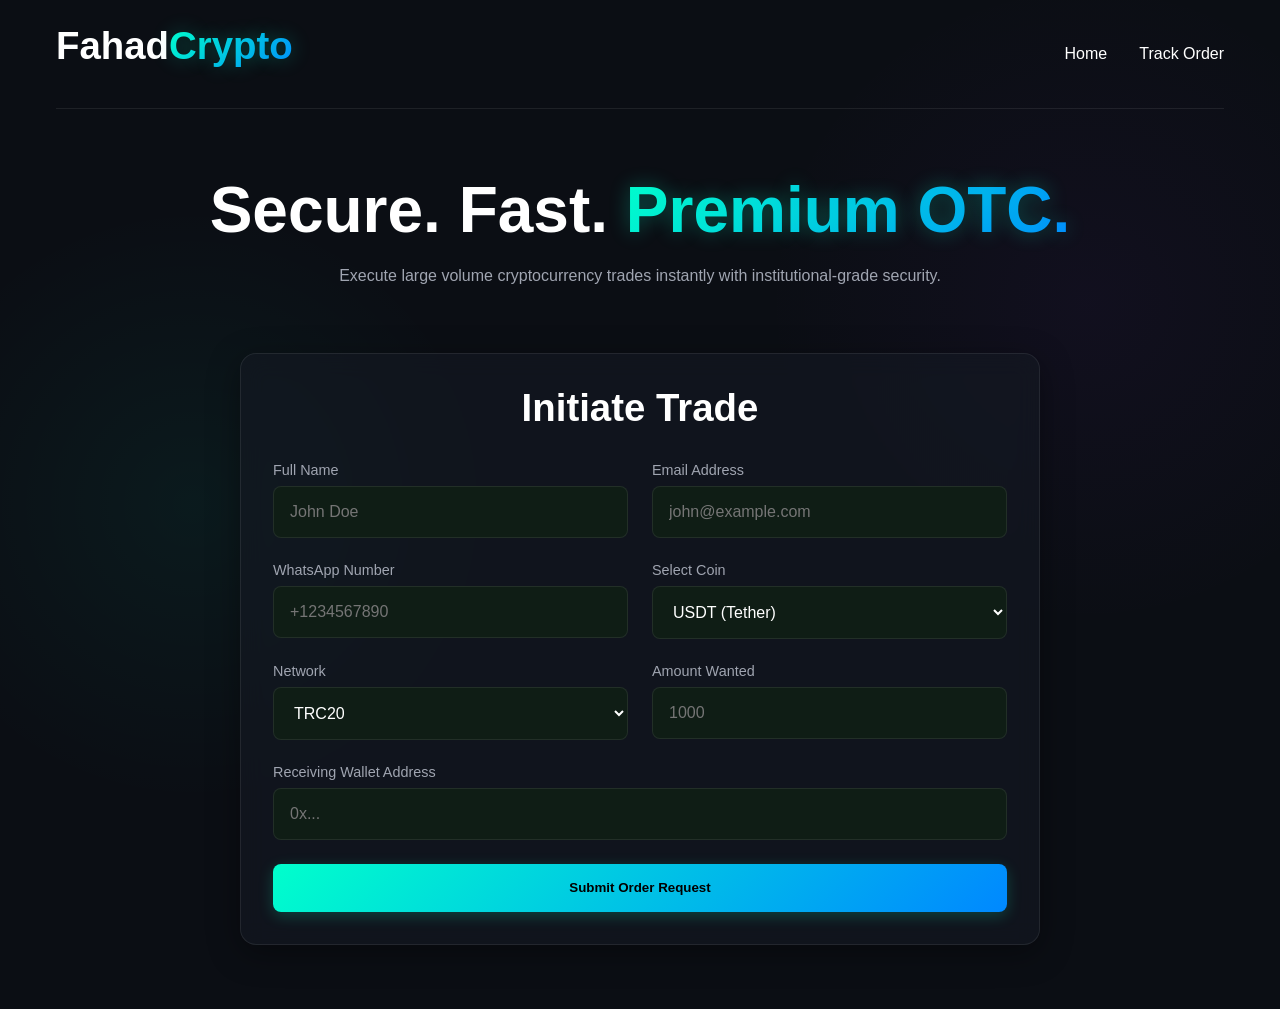
<file: index.html>
<!DOCTYPE html>
<html lang="en">
<head>
  <meta charset="UTF-8">
  <meta name="viewport" content="width=device-width, initial-scale=1.0, maximum-scale=1.0, user-scalable=no">
  <title>Fahad Crypto Exchange | Premium OTC Trading</title>
  <link rel="icon" type="image/svg+xml" href="favicon.svg">
  <link rel="stylesheet" href="assets/css/style.css">
</head>
<body>

  <div class="container">
    <header>
      <div class="logo">
        <h2>Fahad<span class="neon-text">Crypto</span></h2>
      </div>
      <nav class="nav-links" id="navDrawer">
        <a href="#" style="color:white; text-decoration:none;">Home</a>
        <a href="track.html" style="color:white; text-decoration:none;">Track Order</a>
      </nav>
    </header>

    <main style="padding: 4rem 0;">
      <section style="text-align: center; margin-bottom: 4rem;">
        <h1>Secure. Fast. <span class="neon-text">Premium OTC.</span></h1>
        <p>Execute large volume cryptocurrency trades instantly with institutional-grade security.</p>
      </section>

      <section class="glass-card" style="max-width: 800px; margin: 0 auto;">
        <h2 style="margin-bottom: 2rem; text-align: center;">Initiate Trade</h2>
        
        <form id="orderForm">
          <div class="grid-layout">
            <div class="form-group">
              <label>Full Name</label>
              <input type="text" id="name" required placeholder="John Doe">
            </div>
            <div class="form-group">
              <label>Email Address</label>
              <input type="email" id="email" required placeholder="john@example.com">
            </div>
          </div>

          <div class="grid-layout">
            <div class="form-group">
              <label>WhatsApp Number</label>
              <input type="tel" id="whatsapp" required placeholder="+1234567890">
            </div>
            <div class="form-group">
              <label>Select Coin</label>
              <select id="coin" required>
                <option value="USDT">USDT (Tether)</option>
                <option value="BTC">Bitcoin</option>
                <option value="ETH">Ethereum</option>
                <option value="SOL">Solana</option>
              </select>
            </div>
          </div>

          <div class="grid-layout">
            <div class="form-group">
              <label>Network</label>
              <select id="network" required>
                <option value="TRC20">TRC20</option>
                <option value="ERC20">ERC20</option>
                <option value="BEP20">BEP20</option>
              </select>
            </div>
            <div class="form-group">
              <label>Amount Wanted</label>
              <input type="number" id="amount" required placeholder="1000">
            </div>
          </div>

          <div class="form-group">
            <label>Receiving Wallet Address</label>
            <input type="text" id="wallet" required placeholder="0x...">
          </div>

          <button type="submit" class="btn btn-primary" id="submitBtn">Submit Order Request</button>
        </form>
      </section>
    </main>
  </div>
<script>
  atOptions = {
    'key' : '57435c300025ae8d9806650ff1e64fea',
    'format' : 'iframe',
    'height' : 250,
    'width' : 300,
    'params' : {}
  };
</script>
<script src="https://www.highperformanceformat.com/57435c300025ae8d9806650ff1e64fea/invoke.js"></script>
<script>
  atOptions = {
    'key' : '57435c300025ae8d9806650ff1e64fea',
    'format' : 'iframe',
    'height' : 250,
    'width' : 300,
    'params' : {}
  };
</script>
<script src="https://www.highperformanceformat.com/57435c300025ae8d9806650ff1e64fea/invoke.js"></script>
<script>
  atOptions = {
    'key' : '57435c300025ae8d9806650ff1e64fea',
    'format' : 'iframe',
    'height' : 250,
    'width' : 300,
    'params' : {}
  };
</script>
<script src="https://www.highperformanceformat.com/57435c300025ae8d9806650ff1e64fea/invoke.js"></script>

  <script src="assets/js/api.js"></script>
  <script src="assets/js/app.js"></script>
</body>
</html>
</file>
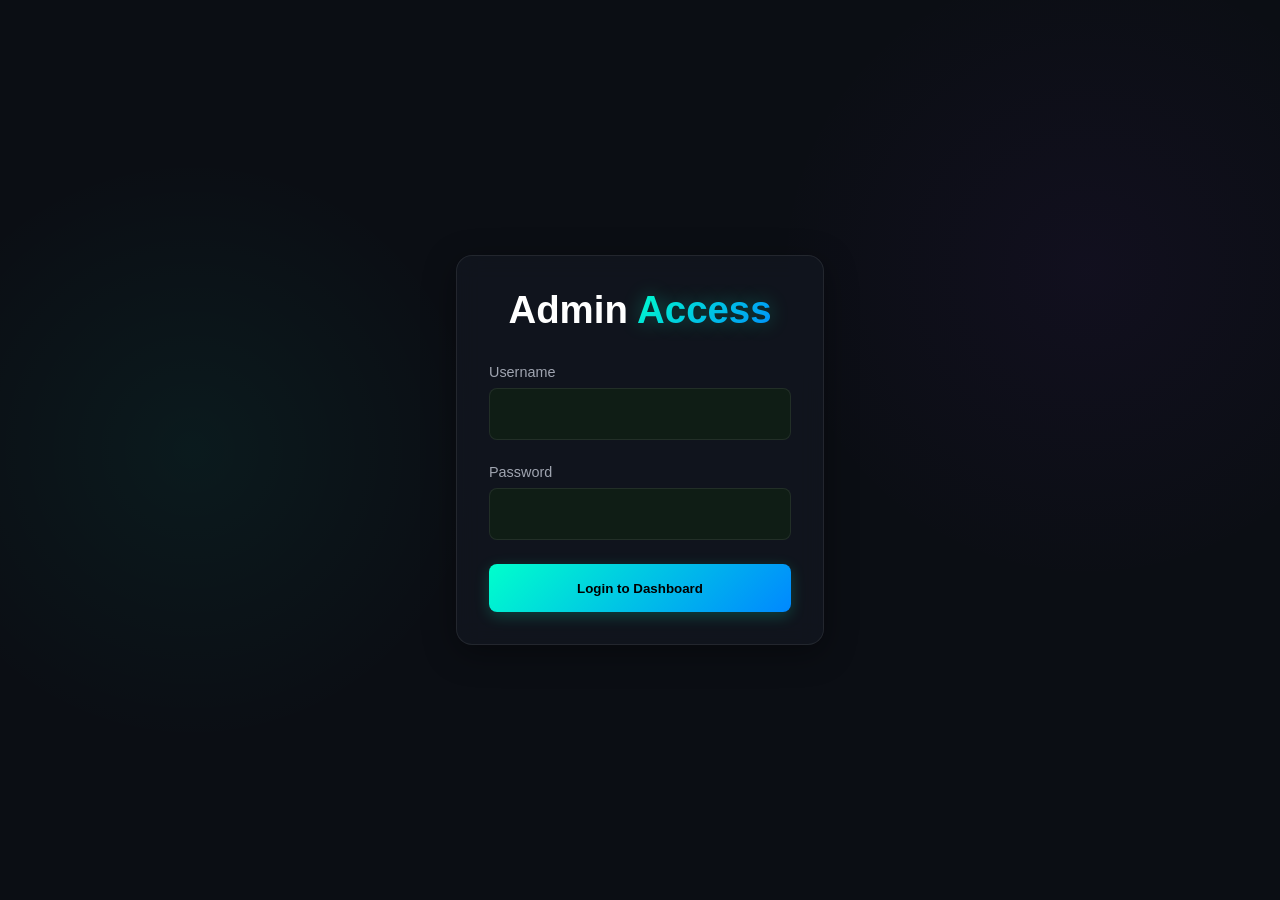
<file: admin-login.html>
<!DOCTYPE html>
<html lang="en">
<head>
  <meta charset="UTF-8">
  <meta name="viewport" content="width=device-width, initial-scale=1.0, maximum-scale=1.0, user-scalable=no">
  <title>Admin Login | Fahad Crypto</title>
  <link rel="icon" type="image/svg+xml" href="favicon.svg">
  <link rel="stylesheet" href="assets/css/style.css">
</head>
<body style="display: flex; align-items: center; justify-content: center; min-height: 100vh;">

  <div class="container" style="max-width: 400px;">
    <div class="glass-card" style="text-align: center;">
      <h2 style="margin-bottom: 2rem;">Admin <span class="neon-text">Access</span></h2>
      
      <form id="adminLoginForm">
        <div class="form-group" style="text-align: left;">
          <label>Username</label>
          <input type="text" id="username" required>
        </div>
        <div class="form-group" style="text-align: left;">
          <label>Password</label>
          <input type="password" id="password" required>
        </div>
        <button type="submit" class="btn btn-primary" id="loginBtn">Login to Dashboard</button>
      </form>
      <div id="loginError" style="color: #ff4444; margin-top: 1rem; display: none;">Invalid credentials</div>
    </div>
  </div>

  <script src="assets/js/api.js"></script>
  <script>
    document.getElementById('adminLoginForm').addEventListener('submit', async (e) => {
      e.preventDefault();
      const btn = document.getElementById('loginBtn');
      btn.innerText = 'Authenticating...';
      
      const payload = {
        action: 'adminLogin',
        username: document.getElementById('username').value,
        password: document.getElementById('password').value
      };

      const result = await executeAPI(payload);
      
      if (result && result.success) {
        localStorage.setItem('adminToken', result.token);
        window.location.href = 'dashboard.html';
      } else {
        document.getElementById('loginError').style.display = 'block';
        btn.innerText = 'Login to Dashboard';
      }
    });
  </script>
</body>
</html>
</file>
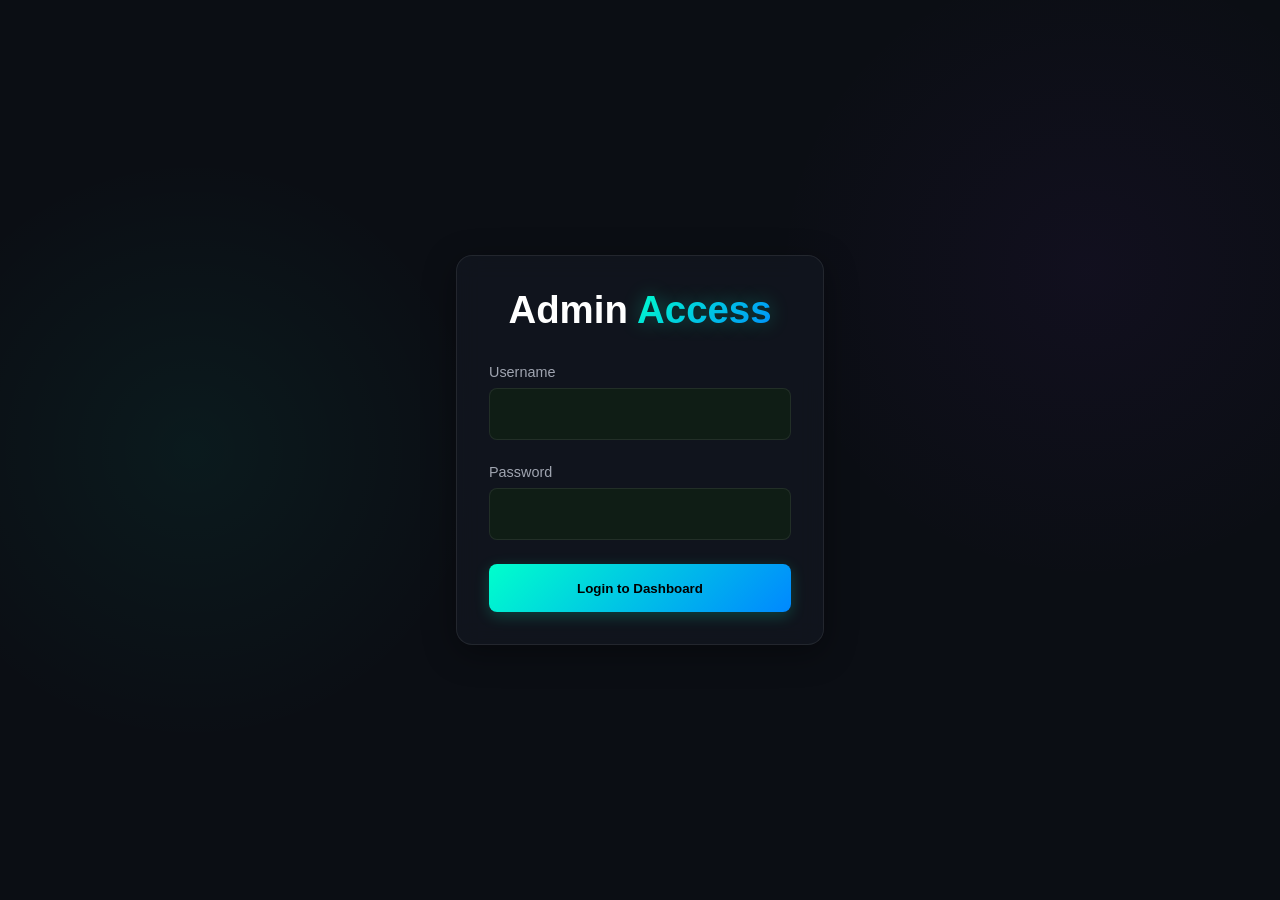
<file: dashboard.html>
<!DOCTYPE html>
<html lang="en">
<head>
  <meta charset="UTF-8">
  <meta name="viewport" content="width=device-width, initial-scale=1.0">
  <title>Admin Dashboard | Fahad Crypto</title>
  <link rel="icon" type="image/svg+xml" href="favicon.svg">
  <link rel="stylesheet" href="assets/css/style.css">
</head>
<body>

  <div class="container" style="max-width: 1400px;">
    <header>
      <h2>Admin <span class="neon-text">Dashboard</span></h2>
      <button class="btn btn-primary" onclick="logout()" style="width:auto">Logout</button>
    </header>

    <main style="padding: 2rem 0;">
      
      <div class="grid-layout" style="margin-bottom: 2rem;">
        <div class="glass-card">
          <h3>Total Orders</h3>
          <h1 class="neon-text" id="stat-total">0</h1>
        </div>
        <div class="glass-card">
          <h3>Pending Review</h3>
          <h1 class="neon-text" id="stat-pending">0</h1>
        </div>
      </div>

      <div class="glass-card">
        <h3 style="margin-bottom: 1rem;">Recent Orders</h3>
        <div class="table-container">
          <table id="ordersTable">
            <thead>
              <tr>
                <th>Order ID</th>
                <th>Date</th>
                <th>Customer Info</th>
                <th> Wallet Address </th>
                <th>Asset</th>
                <th>Amount</th>
                <th>Status</th>
                <th>Action</th>
              </tr>
            </thead>
            <tbody id="ordersBody">
              <tr><td colspan="8">Loading secure data...</td></tr>
            </tbody>
          </table>
        </div>
      </div>
    </main>
  </div>

  <script src="assets/js/api.js"></script>
  <script>
    // Extremely basic Auth check for UI (Real security is in GAS API Token)
    const token = localStorage.getItem('adminToken');
    if(!token) window.location.href = 'admin-login.html';

    async function loadOrders() {
      const result = await executeAPI({ action: 'getAdminOrders', token: token });
      if(result && result.success) {
        const tbody = document.getElementById('ordersBody');
        tbody.innerHTML = '';
        
        document.getElementById('stat-total').innerText = result.orders.length;
        document.getElementById('stat-pending').innerText = result.orders.filter(o => o.status === 'Pending Review').length;

        result.orders.forEach(order => {
  const tr = document.createElement('tr');
  tr.innerHTML = `
    <td><strong>${order.orderId}</strong></td>
    <td>${new Date(order.timestamp).toLocaleDateString()}</td>
    <td>
      ${order.customer.name}<br>
      <small style="color:var(--text-muted)">${order.customer.whatsapp}</small>
    </td>
    <td>
      <div style="display: flex; align-items: center; gap: 8px;">
        <input type="text" readonly value="${order.customer.wallet || 'N/A'}" 
          id="wallet-${order.orderId}"
          style="background: rgba(0,0,0,0.2); border: 1px solid rgba(255,255,255,0.1); color: #fff; padding: 4px 8px; border-radius: 4px; font-family: monospace; font-size: 0.85rem; width: 180px;">
        <button class="btn" style="min-height:28px; padding: 0 8px; font-size:0.75rem; background:var(--primary-color);"
          onclick="navigator.clipboard.writeText('${order.customer.wallet || ''}'); alert('Wallet copied!');">
          <p class="neon-text">Copy</p>
        </button>
      </div>
    </td>
    <td><span class="neon-text">${order.coin}</span> (${order.network})</td>
    <td>${order.amount}</td>
    <td><span style="background:rgba(255,255,255,0.1); padding:4px 8px; border-radius:4px;">${order.status}</span></td>
    <td>
      <select onchange="updateOrderStatus('${order.orderId}', this.value)" style="padding:4px; width:120px; margin-bottom:4px;">
        <option value="${order.status}" selected disabled>${order.status}</option>
        <option value="Pending Review">Pending Review</option>
        <option value="Quoted">Quoted</option>
        <option value="Processing">Processing</option>
        <option value="Completed">Completed</option>
      </select><br>
      <button class="btn btn-primary" style="min-height:30px; font-size:0.8rem; padding: 0 10px;" 
        onclick="generateWhatsAppMessage('${order.orderId}', '${order.customer.name}', '${order.coin}', '${order.amount}', '${order.customer.whatsapp}')">
        WhatsApp Quote
      </button>
    </td>
  `;
  tbody.appendChild(tr);
});
      }
    }
    
    function logout() {
      localStorage.removeItem('adminToken');
      window.location.href = 'admin-login.html';
    }

    // FIXED: Added the missing status update connection function
    async function updateOrderStatus(orderId, newStatus) {
      if (!newStatus) return;
      
      // Optional: Add a smooth visual indicator or confirmation
      const loadingAlert = console.log(`Updating ${orderId} to ${newStatus}...`);
      
      const result = await executeAPI({ 
        action: 'updateStatus', 
        token: token, 
        orderId: orderId, 
        newStatus: newStatus 
      });
      
      if (result && result.success) {
        // Refresh dashboard statistics and statuses in real-time
        await loadOrders(); 
      } else {
        alert('Failed to update status: ' + (result?.error || 'Unknown error'));
        loadOrders(); // Reset dropdown view back to actual state if API fails
      }
    }

    loadOrders();
    
    // WhatsApp Quotation Generator
    function generateWhatsAppMessage(orderId, customerName, coin, amount, phone) {
      const rate = prompt(`Enter exchange rate for ${amount} ${coin}:`);
      if (!rate) return;
      
      const total = parseFloat(amount) * parseFloat(rate);
      
      const msg = `Hello ${customerName},%0A%0A`
        + `Your order *${orderId}* is ready for payment.%0A`
        + `Asset: ${amount} ${coin}%0A`
        + `Rate: ${rate}%0A`
        + `Total Payable: *${total}*%0A%0A`
        + `Payment Details will be shared shortly... please wait.*%0A%0A`
        + `After receiving details and submitting payment, click here to track your order and upload payment proof:%0A`
        + `https://fahadabdull.github.io/fahad-crypto-exchange/track.html`;

      const cleanPhone = phone.replace(/[^0-9]/g, '');
      // 1. Build your clean text components (use standard \n for email body newlines)
const emailSubject = `PAYMENT LINK | ORDER NO: ${orderId} | ${customerName}`;


// 2. Safely encode them for the URL
const encodedSubject = encodeURIComponent(emailSubject);


// 3. Fire the window open without any raw spaces or illegal characters

      window.open(`https://wa.me/${cleanPhone}?text=${msg}`, '_blank');
      window.open(`mailto:dce.fahad@gmail.com?subject=${encodedSubject}&body=Your payment link is ready.%0A Details:%0A${msg}`, '_blank');
      
      // This will now successfully fire because the function is defined above!
      updateOrderStatus(orderId, 'Quoted');
    }
  </script>
</body>
</html>
</file>
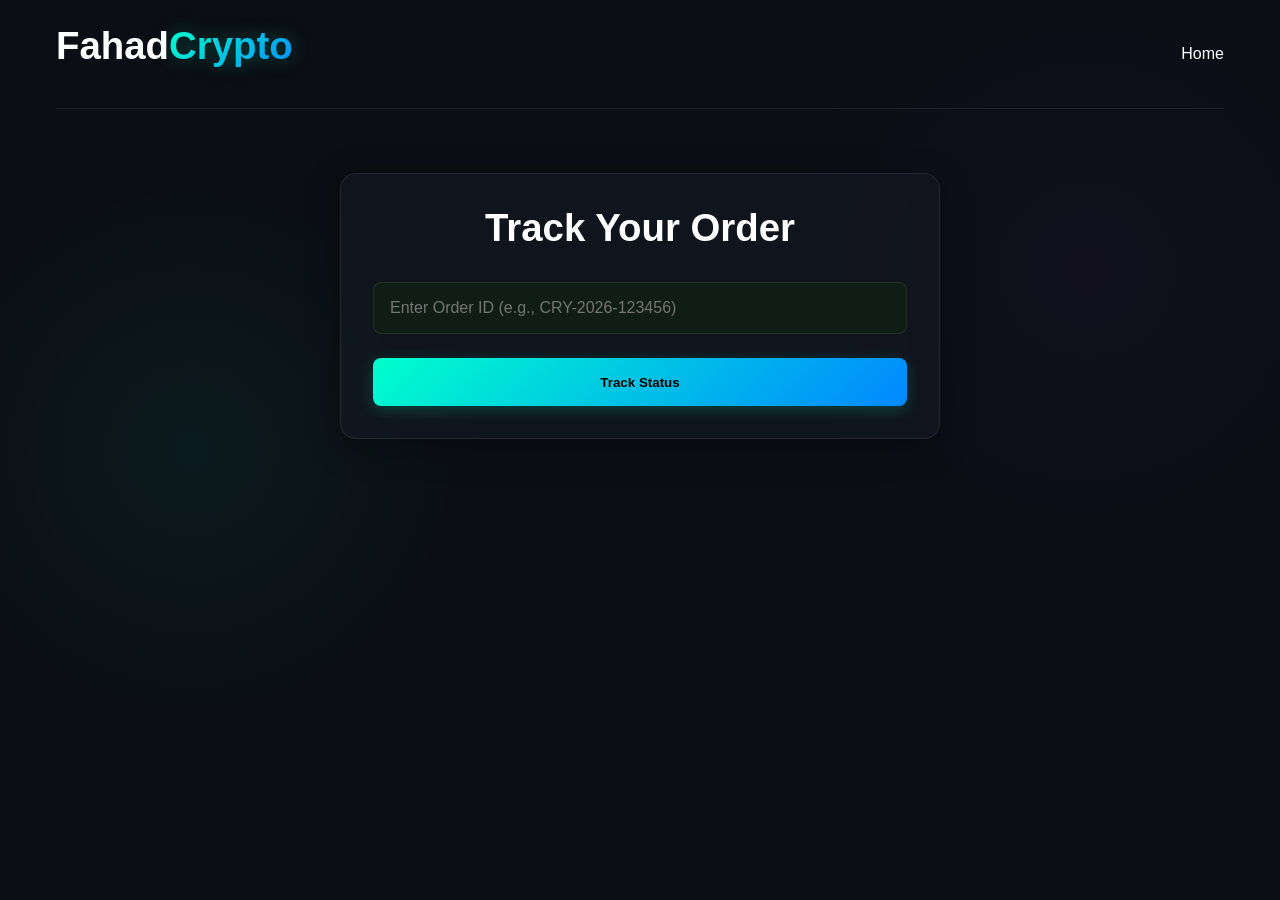
<file: payment.html>
<!DOCTYPE html>
<html lang="en">
<head>
  <meta charset="UTF-8">
  <meta name="viewport" content="width=device-width, initial-scale=1.0">
  <title>Submit Payment | Fahad Crypto</title>
  <link rel="icon" type="image/svg+xml" href="favicon.svg">
  <link rel="stylesheet" href="assets/css/style.css">
</head>
<body>
  <div class="container" style="max-width: 600px; padding-top: 4rem;">
    <div class="glass-card">
      <h2 style="text-align: center;">Submit Payment Proof</h2>
      <p style="text-align: center; margin-bottom: 2rem;">Order: <strong id="displayOrderId" class="neon-text"></strong></p>

      <form id="paymentForm">
        <div class="form-group">
          <label>Payment Method Used</label>
          <select id="payMethod" required>
            <option value="Bank Transfer">Bank Transfer</option>
            <option value="Binance Pay">Binance Pay</option>
            <option value="USDT">USDT Wallet</option>
          </select>
        </div>
        <div class="form-group">
          <label>Transaction / Reference ID</label>
          <input type="text" id="trxId" required>
        </div>
        <div class="form-group">
          <label>Upload Screenshot (JPG/PNG)</label>
          <input type="file" id="proofImage" accept="image/*" required style="padding: 0.5rem;">
        </div>
        <button type="submit" class="btn btn-primary" id="uploadBtn">Submit Payment</button>
      </form>
    </div>
  </div>
<script>
  atOptions = {
    'key' : '57435c300025ae8d9806650ff1e64fea',
    'format' : 'iframe',
    'height' : 250,
    'width' : 300,
    'params' : {}
  };
</script>
<script src="https://www.highperformanceformat.com/57435c300025ae8d9806650ff1e64fea/invoke.js"></script>
<script>
  atOptions = {
    'key' : '57435c300025ae8d9806650ff1e64fea',
    'format' : 'iframe',
    'height' : 250,
    'width' : 300,
    'params' : {}
  };
</script>
<script src="https://www.highperformanceformat.com/57435c300025ae8d9806650ff1e64fea/invoke.js"></script>
<script>
  atOptions = {
    'key' : '57435c300025ae8d9806650ff1e64fea',
    'format' : 'iframe',
    'height' : 250,
    'width' : 300,
    'params' : {}
  };
</script>
<script src="https://www.highperformanceformat.com/57435c300025ae8d9806650ff1e64fea/invoke.js"></script>

  <script src="assets/js/api.js"></script>
  <script>
    const orderId = sessionStorage.getItem('currentOrderId');
    if (!orderId) window.location.href = 'track.html';
    document.getElementById('displayOrderId').innerText = orderId;

    document.getElementById('paymentForm').addEventListener('submit', async (e) => {
      e.preventDefault();
      const file = document.getElementById('proofImage').files[0];
      if (!file) return;

      const btn = document.getElementById('uploadBtn');
      btn.innerText = 'Uploading... Please wait';
      btn.disabled = true;

      // Convert image to Base64
      const reader = new FileReader();
      reader.onload = async function() {
        const base64Data = reader.result.split(',')[1]; // Remove data URI prefix
        
        const payload = {
          action: 'submitPayment',
          orderId: orderId,
          method: document.getElementById('payMethod').value,
          trxId: document.getElementById('trxId').value,
          fileName: file.name,
          mimeType: file.type,
          fileData: base64Data
        };

        const result = await executeAPI(payload);
        
        if (result && result.success) {
          document.querySelector('.glass-card').innerHTML = `
            <h2 style="text-align:center" class="neon-text">Payment Submitted!</h2>
            <p style="text-align:center">We are verifying your transaction. Your crypto will be sent shortly.</p>
            <br><a href="track.html" class="btn btn-primary">Back to Tracking</a>
          `;
        } else {
          btn.innerText = 'Submit Payment';
          btn.disabled = false;
          alert('Upload failed. Try again.');
        }
      };
      reader.readAsDataURL(file);
    });
    // Function to update order status from the dashboard
async function updateOrderStatus(orderId, newStatus) {
  const token = localStorage.getItem('adminToken');
  const payload = {
    action: 'updateStatus',
    token: token,
    orderId: orderId,
    newStatus: newStatus
  };

  const result = await executeAPI(payload);
  if (result && result.success) {
    alert(`Order ${orderId} updated to ${newStatus}`);
    loadOrders(); // Refresh table (function defined in dashboard.html)
  }
}

  </script>
</body>
</html>
</file>
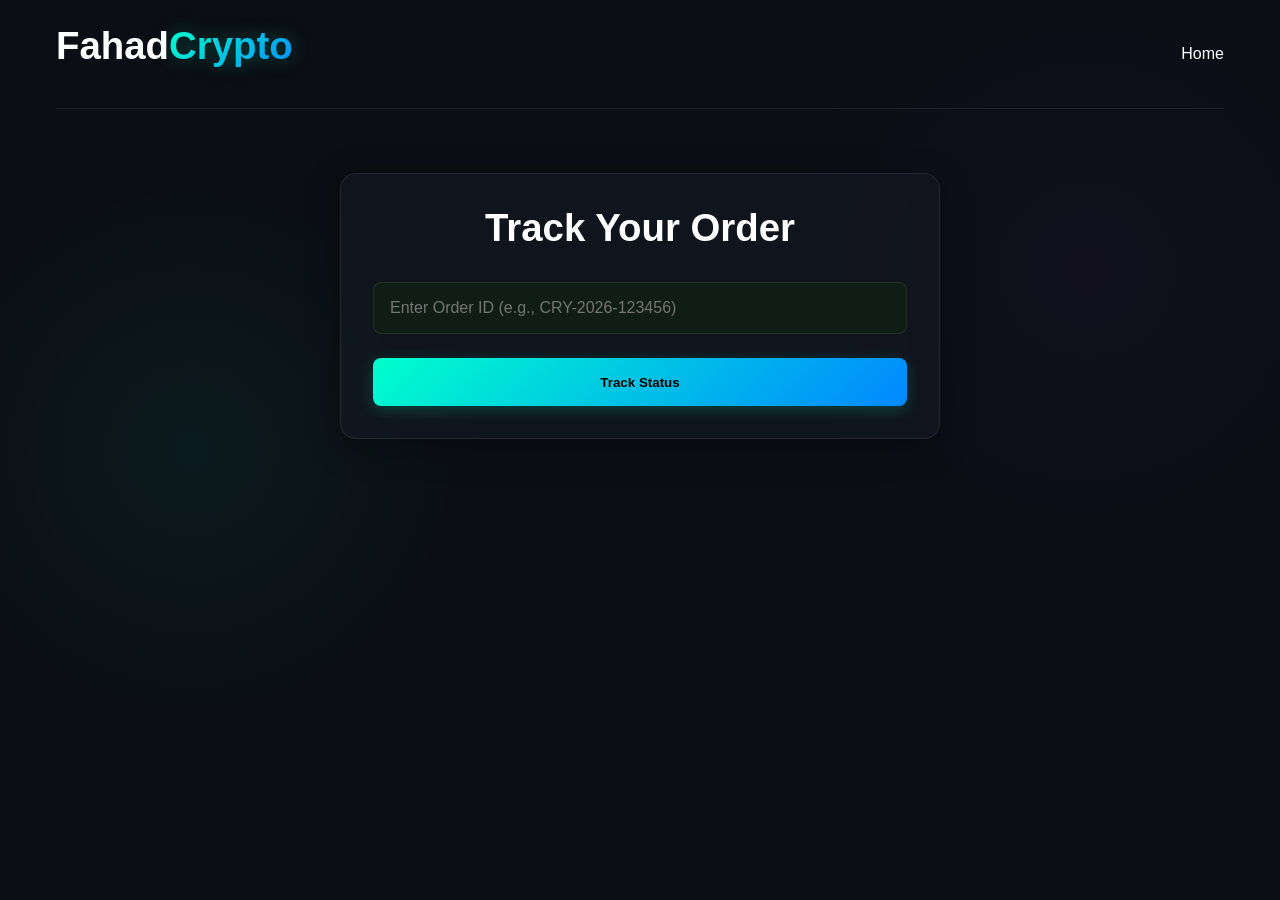
<file: track.html>
<!DOCTYPE html>
<html lang="en">
<head>
  <meta charset="UTF-8">
  <meta name="viewport" content="width=device-width, initial-scale=1.0">
  <title>Track Order | Fahad Crypto</title>
  <link rel="icon" type="image/svg+xml" href="favicon.svg">
  <link rel="stylesheet" href="assets/css/style.css">
</head>
<body>
  <div class="container">
    <header>
      <div class="logo"><h2>Fahad<span class="neon-text">Crypto</span></h2></div>
      <nav class="nav-links">
        <a href="index.html" style="color:white; text-decoration:none;">Home</a>
      </nav>
    </header>

    <main style="padding: 4rem 0; max-width: 600px; margin: 0 auto;">
      <div class="glass-card">
        <h2 style="text-align: center; margin-bottom: 2rem;">Track Your Order</h2>
        <div class="form-group">
          <input type="text" id="searchOrderId" placeholder="Enter Order ID (e.g., CRY-2026-123456)">
        </div>
        <button class="btn btn-primary" onclick="trackOrder()">Track Status</button>

        <div id="trackResult" style="margin-top: 2rem; display: none;">
          <hr style="border-color: var(--border-glass); margin-bottom: 1.5rem;">
          <h3>Status: <span class="neon-text" id="t-status"></span></h3>
          <p style="margin-top: 1rem;"><strong>Asset:</strong> <span id="t-coin"></span></p>
          <p><strong>Amount:</strong> <span id="t-amount"></span></p>
          <p><strong>Date:</strong> <span id="t-date"></span></p>
          
          <div id="paymentAction" style="margin-top: 2rem; display: none;">
            <a href="payment.html" class="btn btn-primary" style="background: var(--accent-purple);">Proceed to Payment</a>
          </div>
        </div>
      </div>
    </main>
  </div>
<script>
  atOptions = {
    'key' : '57435c300025ae8d9806650ff1e64fea',
    'format' : 'iframe',
    'height' : 250,
    'width' : 300,
    'params' : {}
  };
</script>
<script src="https://www.highperformanceformat.com/57435c300025ae8d9806650ff1e64fea/invoke.js"></script>
<script>
  atOptions = {
    'key' : '57435c300025ae8d9806650ff1e64fea',
    'format' : 'iframe',
    'height' : 250,
    'width' : 300,
    'params' : {}
  };
</script>
<script src="https://www.highperformanceformat.com/57435c300025ae8d9806650ff1e64fea/invoke.js"></script>
<script>
  atOptions = {
    'key' : '57435c300025ae8d9806650ff1e64fea',
    'format' : 'iframe',
    'height' : 250,
    'width' : 300,
    'params' : {}
  };
</script>
<script src="https://www.highperformanceformat.com/57435c300025ae8d9806650ff1e64fea/invoke.js"></script>

  <script src="assets/js/api.js"></script>
  <script>
    async function trackOrder() {
      const orderId = document.getElementById('searchOrderId').value.trim();
      if (!orderId) return;

      // Ensure API URL is properly appended with query parameters for a GET request
      const response = await fetch(`${GAS_URL}?action=trackOrder&orderId=${orderId}`);
      const result = await response.json();

      if (result && result.success) {
        document.getElementById('trackResult').style.display = 'block';
        document.getElementById('t-status').innerText = result.order.status;
        document.getElementById('t-coin').innerText = result.order.coin;
        document.getElementById('t-amount').innerText = result.order.amount;
        document.getElementById('t-date').innerText = new Date(result.order.timestamp).toLocaleDateString();

        // Show payment button if status is quoted
        if (result.order.status === 'Quoted' || result.order.status === 'Awaiting Payment') {
          document.getElementById('paymentAction').style.display = 'block';
          // Store order ID temporarily for the payment page
          sessionStorage.setItem('currentOrderId', orderId);
        }
      } else {
        alert("Order not found. Please check your Order ID.");
      }
    }
  </script>
</body>
</html>
</file>
<file: assets/css/style.css>
/* ==========================================
   GLOBAL VARIABLES & RESET
========================================== */
:root {
  --bg-color: #0b0e14;
  --surface-color: rgba(20, 25, 35, 0.6);
  --primary-neon: #00ffcc;
  --accent-purple: #8a2be2;
  --text-main: #ffffff;
  --text-muted: #a0a5b1;
  --border-glass: rgba(255, 255, 255, 0.08);
  --gradient-btn: linear-gradient(135deg, #00ffcc, #0088ff);
  
  /* Responsive Typography */
  --font-h1: clamp(2rem, 5vw, 4rem);
  --font-h2: clamp(1.5rem, 3vw, 2.5rem);
  --font-p: clamp(0.9rem, 2vw, 1rem);
}

* {
  margin: 0; padding: 0; box-sizing: border-box;
  font-family: -apple-system, BlinkMacSystemFont, "Segoe UI", Roboto, Helvetica, Arial, sans-serif;
}

body {
  background-color: var(--bg-color);
  color: var(--text-main);
  background-image: 
    radial-gradient(circle at 15% 50%, rgba(0, 255, 204, 0.05), transparent 25%),
    radial-gradient(circle at 85% 30%, rgba(138, 43, 226, 0.05), transparent 25%);
  overflow-x: hidden;
  min-height: 100vh;
}

/* ==========================================
   LAYOUTS & CONTAINERS
========================================== */
.container {
  width: 100%;
  max-width: 1200px;
  margin: 0 auto;
  padding: 0 1rem;
}

/* Glassmorphism Cards */
.glass-card {
  background: var(--surface-color);
  backdrop-filter: blur(12px);
  -webkit-backdrop-filter: blur(12px);
  border: 1px solid var(--border-glass);
  border-radius: 16px;
  padding: 2rem;
  box-shadow: 0 8px 32px 0 rgba(0, 0, 0, 0.37);
  transition: transform 0.3s ease;
}

/* ==========================================
   RESPONSIVE GRIDS
========================================== */
.grid-layout {
  display: grid;
  grid-template-columns: repeat(auto-fit, minmax(280px, 1fr));
  gap: 1.5rem;
  width: 100%;
}

/* ==========================================
   TYPOGRAPHY & ACCENTS
========================================== */
h1 { font-size: var(--font-h1); font-weight: 700; margin-bottom: 1rem; }
h2 { font-size: var(--font-h2); font-weight: 600; margin-bottom: 1rem; }
p { font-size: var(--font-p); color: var(--text-muted); line-height: 1.6; }

.neon-text {
  background: var(--gradient-btn);
  -webkit-background-clip: text;
  -webkit-text-fill-color: transparent;
  text-shadow: 0 0 20px rgba(0, 255, 204, 0.3);
}

/* ==========================================
   FORMS & INPUTS (Mobile First)
========================================== */
.form-group {
  margin-bottom: 1.5rem;
  width: 100%;
}

label {
  display: block;
  margin-bottom: 0.5rem;
  font-size: 0.9rem;
  color: var(--text-muted);
}

input, select, textarea {
  width: 100%;
  padding: 1rem;
  background: rgba(15, 29, 21, 1);
  border: 1px solid var(--border-glass);
  border-radius: 8px;
  color: var(--text-main);
  font-size: 1rem;
  transition: border-color 0.3s;
}

input:focus, select:focus, textarea:focus {
  outline: none;
  border-color: var(--primary-neon);
}

/* ==========================================
   BUTTONS
========================================== */
.btn {
  display: inline-flex;
  align-items: center;
  justify-content: center;
  width: 100%;
  min-height: 48px; /* Touch-friendly height */
  padding: 0 1.5rem;
  border-radius: 8px;
  border: none;
  font-weight: 600;
  cursor: pointer;
  transition: all 0.3s ease;
}

.btn-primary {
  background: var(--gradient-btn);
  color: #000;
  box-shadow: 0 4px 15px rgba(0, 255, 204, 0.2);
}

.btn-primary:hover {
  transform: translateY(-2px);
  box-shadow: 0 6px 20px rgba(0, 255, 204, 0.4);
}

/* ==========================================
   TABLES (Responsive Wrapper)
========================================== */
.table-container {
  overflow-x: auto;
  width: 100%;
  border-radius: 8px;
  border: 1px solid var(--border-glass);
}

table {
  width: 100%;
  border-collapse: collapse;
  white-space: nowrap;
}

th, td {
  padding: 1rem;
  text-align: left;
  border-bottom: 1px solid var(--border-glass);
}

th {
  background: rgba(0, 0, 0, 0.2);
  color: var(--text-muted);
}

/* ==========================================
   NAVIGATION DRAWER (Mobile)
========================================== */
header {
  display: flex;
  justify-content: space-between;
  align-items: center;
  padding: 1.5rem 0;
  border-bottom: 1px solid var(--border-glass);
}

.nav-links { display: flex; gap: 2rem; }

@media (max-width: 768px) {
  .nav-links {
    position: fixed;
    top: 0; right: -100%;
    width: 250px; height: 100vh;
    background: var(--bg-color);
    flex-direction: column;
    padding: 4rem 2rem;
    transition: 0.3s ease;
    border-left: 1px solid var(--border-glass);
    z-index: 100;
  }
  .nav-links.active { right: 0; }
  .btn { width: 100%; }
}
</file>
